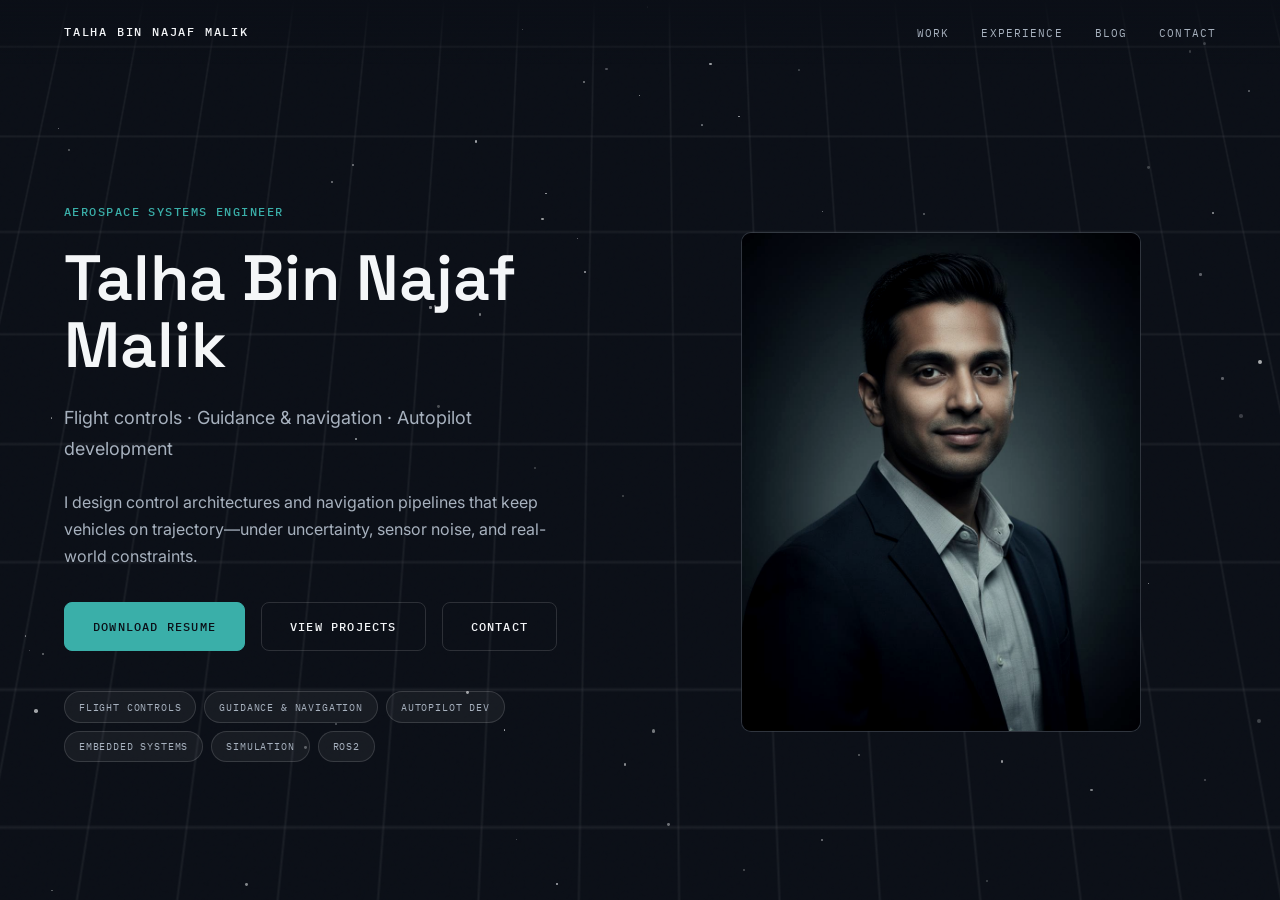
<file: index.html>
<!DOCTYPE html>
<html lang="en">
<head>
  <meta charset="UTF-8">
  <meta name="viewport" content="width=device-width, initial-scale=1.0">
  <meta name="description" content="Talha Bin Najaf Malik - Aerospace Systems Engineer specializing in flight controls, guidance & navigation, and autopilot development.">
  <title>Talha Bin Najaf Malik | Aerospace Systems Engineer</title>
  
  <!-- Fonts -->
  <link rel="preconnect" href="https://fonts.googleapis.com">
  <link rel="preconnect" href="https://fonts.gstatic.com" crossorigin>
  <link href="https://fonts.googleapis.com/css2?family=IBM+Plex+Mono:wght@400;500&family=Inter:wght@400;500;600&family=Space+Grotesk:wght@500;600;700&display=swap" rel="stylesheet">
  
  <!-- Styles -->
  <link rel="stylesheet" href="css/styles.css">
</head>
<body>
  <!-- Background Elements -->
  <div class="bg-grid"></div>
  <div class="starfield"></div>
  <div class="noise-overlay"></div>
  
  <!-- Navigation -->
  <nav class="navbar">
    <a href="index.html" class="logo">TALHA BIN NAJAF MALIK</a>
    <ul class="nav-links">
      <li><a href="projects.html">Work</a></li>
      <li><a href="experience.html">Experience</a></li>
      <li><a href="blog.html">Blog</a></li>
      <li><a href="contact.html">Contact</a></li>
    </ul>
    <div class="menu-toggle" aria-label="Toggle menu">
      <span></span>
      <span></span>
      <span></span>
    </div>
  </nav>
  
  <!-- Main Content -->
  <main class="container">
    <section class="section">
      <div class="hero">
        <div class="hero-content">
          <span class="mono hero-eyebrow">Aerospace Systems Engineer</span>
          <h1 class="hero-title">Talha Bin Najaf Malik</h1>
          <p class="hero-subtitle">Flight controls · Guidance & navigation · Autopilot development</p>
          <p style="color: var(--text-secondary); max-width: 90%;">I design control architectures and navigation pipelines that keep vehicles on trajectory—under uncertainty, sensor noise, and real-world constraints.</p>
          
          <div class="hero-actions">
            <a href="assets/Talha_Malik_Resume.pdf" class="btn btn-primary" download>Download Resume</a>
            <a href="projects.html" class="btn btn-secondary">View Projects</a>
            <a href="contact.html" class="btn btn-secondary">Contact</a>
          </div>
          
          <div class="hero-skills">
            <span class="chip">Flight Controls</span>
            <span class="chip">Guidance & Navigation</span>
            <span class="chip">Autopilot Dev</span>
            <span class="chip">Embedded Systems</span>
            <span class="chip">Simulation</span>
            <span class="chip">ROS2</span>
          </div>
        </div>
        
        <div class="hero-image">
          <div class="card">
            <img src="assets/profile.jpg" alt="Talha Bin Najaf Malik" onerror="this.src='assets/profile-placeholder.jpg'">
          </div>
        </div>
      </div>
    </section>
  </main>
  
  <!-- Scripts -->
  <script src="js/main.js"></script>
</body>
</html>
</file>
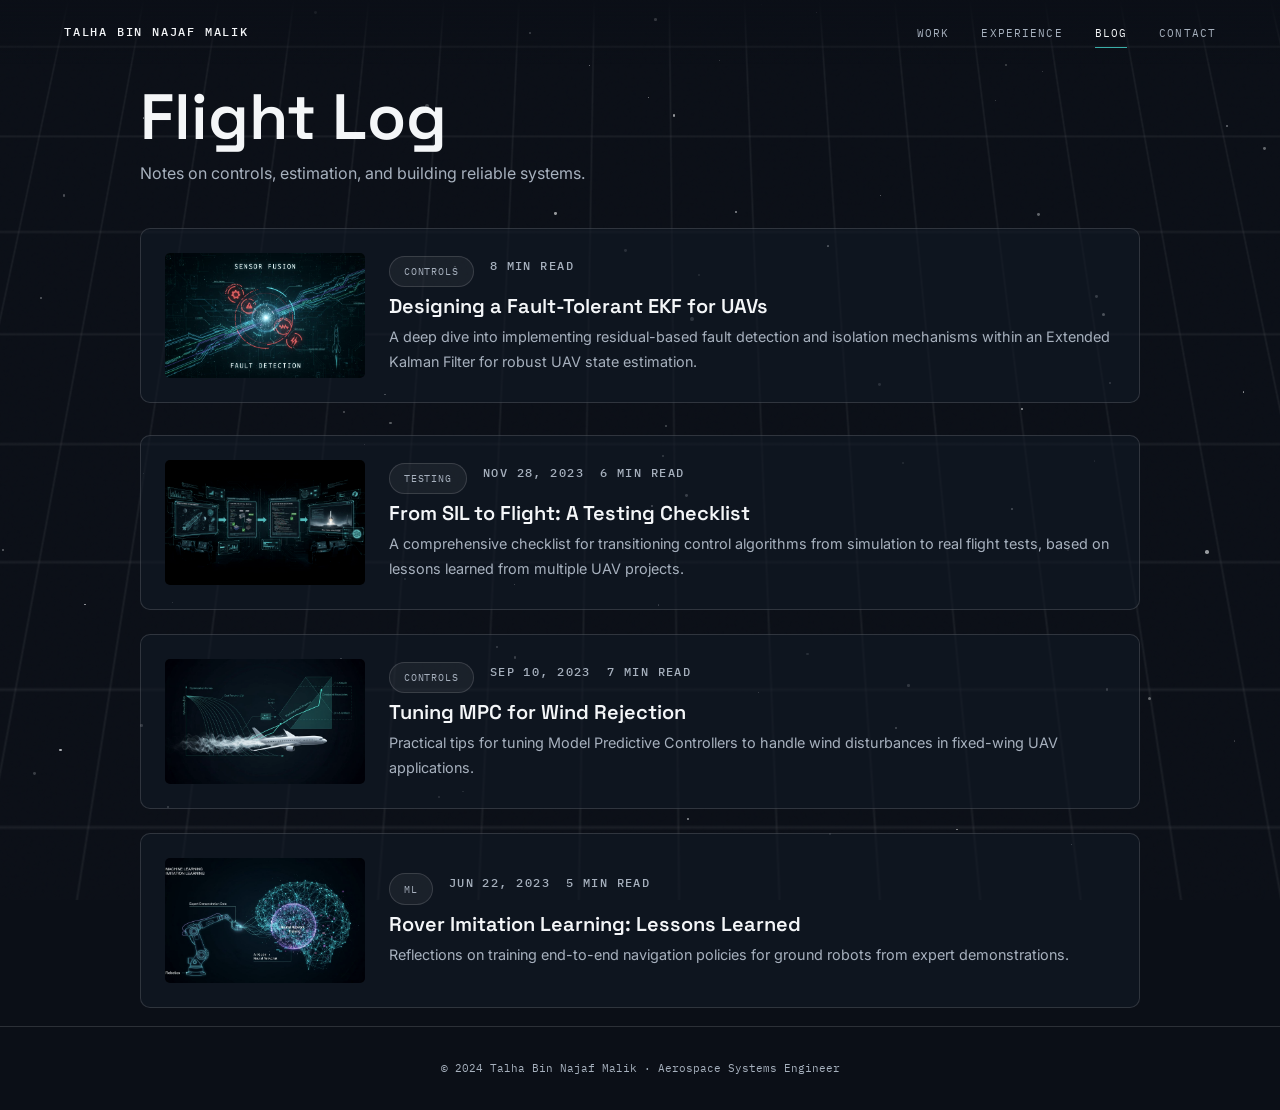
<file: blog.html>
<!DOCTYPE html>
<html lang="en">
<head>
  <meta charset="UTF-8">
  <meta name="viewport" content="width=device-width, initial-scale=1.0">
  <meta name="description" content="Blog by Talha Bin Najaf Malik - Thoughts on controls, estimation, and building reliable systems.">
  <title>Blog | Talha Bin Najaf Malik</title>
  
  <!-- Fonts -->
  <link rel="preconnect" href="https://fonts.googleapis.com">
  <link rel="preconnect" href="https://fonts.gstatic.com" crossorigin>
  <link href="https://fonts.googleapis.com/css2?family=IBM+Plex+Mono:wght@400;500&family=Inter:wght@400;500;600&family=Space+Grotesk:wght@500;600;700&display=swap" rel="stylesheet">
  
  <!-- Styles -->
  <link rel="stylesheet" href="css/styles.css">
</head>
<body>
  <!-- Background Elements -->
  <div class="bg-grid"></div>
  <div class="starfield"></div>
  <div class="noise-overlay"></div>
  
  <!-- Navigation -->
  <nav class="navbar">
    <a href="index.html" class="logo">TALHA BIN NAJAF MALIK</a>
    <ul class="nav-links">
      <li><a href="projects.html">Work</a></li>
      <li><a href="experience.html">Experience</a></li>
      <li><a href="blog.html" class="active">Blog</a></li>
      <li><a href="contact.html">Contact</a></li>
    </ul>
    <div class="menu-toggle" aria-label="Toggle menu">
      <span></span>
      <span></span>
      <span></span>
    </div>
  </nav>
  
  <!-- Main Content -->
  <main class="container">
    <section class="section" style="flex-direction: column; align-items: stretch;">
      <div class="blog-container">
        <div class="blog-header">
          <h1>Flight Log</h1>
          <p style="color: var(--text-secondary); margin-top: 0.5rem;">Notes on controls, estimation, and building reliable systems.</p>
        </div>
        
        <div id="featured-post" class="featured-post" style="margin-bottom: 2rem;">
          <!-- Featured post will be loaded dynamically -->
        </div>
        
        <div id="blog-list" class="blog-list">
          <!-- Blog posts will be loaded dynamically -->
          <div style="text-align: center; padding: 3rem;">
            <p style="color: var(--text-secondary);">Loading posts...</p>
          </div>
        </div>
      </div>
    </section>
  </main>
  
  <!-- Footer -->
  <footer class="footer">
    <p>© 2024 Talha Bin Najaf Malik · Aerospace Systems Engineer</p>
  </footer>
  
  <!-- Scripts -->
  <script src="js/main.js"></script>
  <script src="js/blog.js"></script>
</body>
</html>
</file>
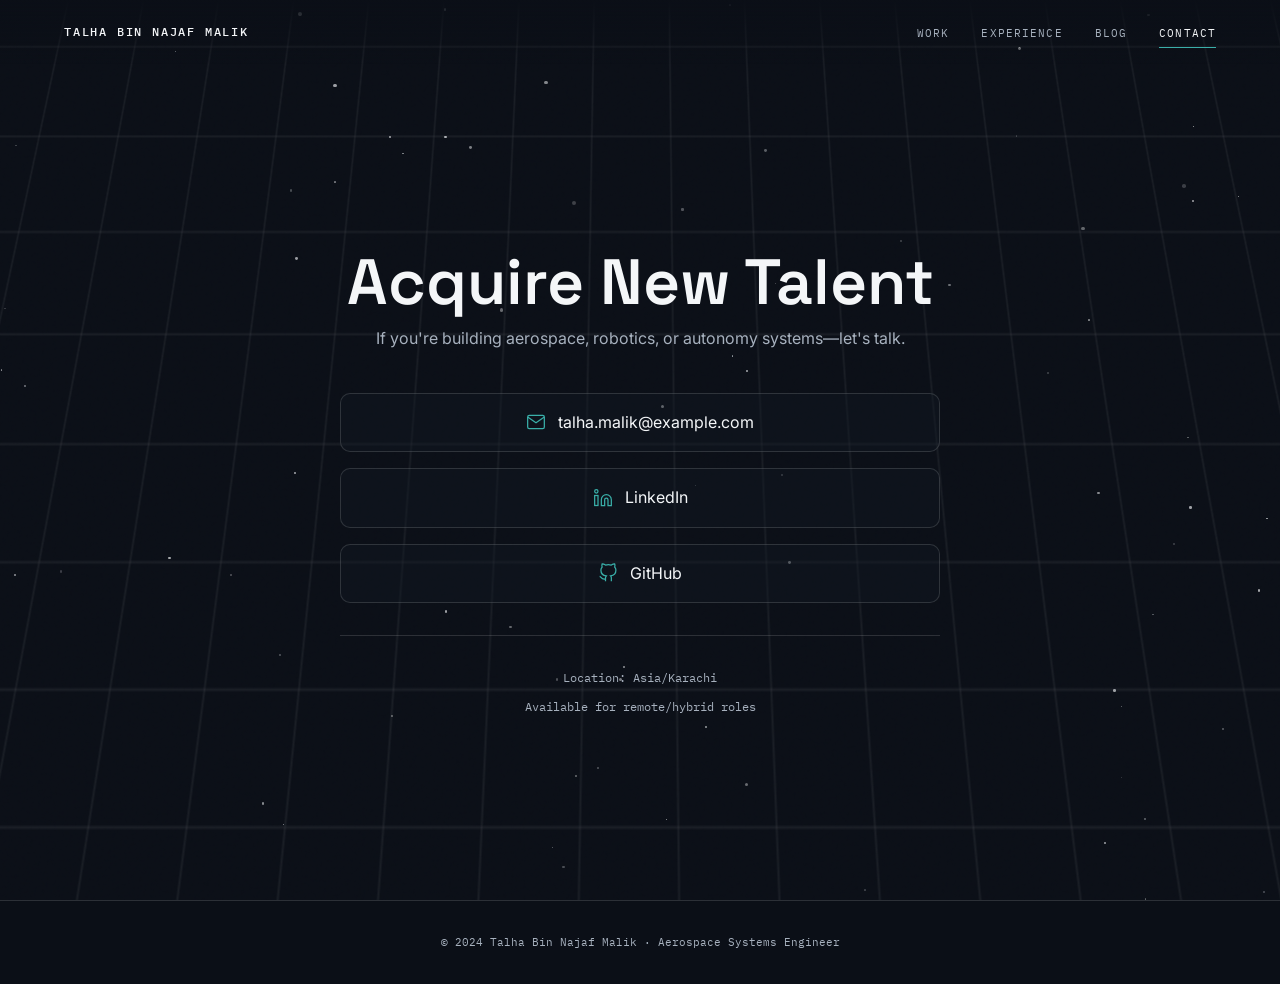
<file: contact.html>
<!DOCTYPE html>
<html lang="en">
<head>
  <meta charset="UTF-8">
  <meta name="viewport" content="width=device-width, initial-scale=1.0">
  <meta name="description" content="Contact Talha Bin Najaf Malik - Aerospace Systems Engineer.">
  <title>Contact | Talha Bin Najaf Malik</title>
  
  <!-- Fonts -->
  <link rel="preconnect" href="https://fonts.googleapis.com">
  <link rel="preconnect" href="https://fonts.gstatic.com" crossorigin>
  <link href="https://fonts.googleapis.com/css2?family=IBM+Plex+Mono:wght@400;500&family=Inter:wght@400;500;600&family=Space+Grotesk:wght@500;600;700&display=swap" rel="stylesheet">
  
  <!-- Styles -->
  <link rel="stylesheet" href="css/styles.css">
</head>
<body>
  <!-- Background Elements -->
  <div class="bg-grid"></div>
  <div class="starfield"></div>
  <div class="noise-overlay"></div>
  
  <!-- Navigation -->
  <nav class="navbar">
    <a href="index.html" class="logo">TALHA BIN NAJAF MALIK</a>
    <ul class="nav-links">
      <li><a href="projects.html">Work</a></li>
      <li><a href="experience.html">Experience</a></li>
      <li><a href="blog.html">Blog</a></li>
      <li><a href="contact.html" class="active">Contact</a></li>
    </ul>
    <div class="menu-toggle" aria-label="Toggle menu">
      <span></span>
      <span></span>
      <span></span>
    </div>
  </nav>
  
  <!-- Main Content -->
  <main class="container">
    <section class="section">
      <div class="contact-container">
        <div class="contact-header">
          <h1>Acquire New Talent</h1>
          <p style="color: var(--text-secondary); margin-top: 0.5rem;">If you're building aerospace, robotics, or autonomy systems—let's talk.</p>
        </div>
        
        <div class="contact-links">
          <a href="mailto:talha.malik@example.com" class="contact-link">
            <svg viewBox="0 0 24 24" fill="none" stroke="currentColor" stroke-width="1.5">
              <path d="M4 4h16c1.1 0 2 .9 2 2v12c0 1.1-.9 2-2 2H4c-1.1 0-2-.9-2-2V6c0-1.1.9-2 2-2z"/>
              <polyline points="22,6 12,13 2,6"/>
            </svg>
            talha.malik@example.com
          </a>
          
          <a href="https://linkedin.com/in/talhamalik" target="_blank" rel="noopener" class="contact-link">
            <svg viewBox="0 0 24 24" fill="none" stroke="currentColor" stroke-width="1.5">
              <path d="M16 8a6 6 0 0 1 6 6v7h-4v-7a2 2 0 0 0-2-2 2 2 0 0 0-2 2v7h-4v-7a6 6 0 0 1 6-6z"/>
              <rect x="2" y="9" width="4" height="12"/>
              <circle cx="4" cy="4" r="2"/>
            </svg>
            LinkedIn
          </a>
          
          <a href="https://github.com/talhamalik" target="_blank" rel="noopener" class="contact-link">
            <svg viewBox="0 0 24 24" fill="none" stroke="currentColor" stroke-width="1.5">
              <path d="M9 19c-5 1.5-5-2.5-7-3m14 6v-3.87a3.37 3.37 0 0 0-.94-2.61c3.14-.35 6.44-1.54 6.44-7A5.44 5.44 0 0 0 20 4.77 5.07 5.07 0 0 0 19.91 1S18.73.65 16 2.48a13.38 13.38 0 0 0-7 0C6.27.65 5.09 1 5.09 1A5.07 5.07 0 0 0 5 4.77a5.44 5.44 0 0 0-1.5 3.78c0 5.42 3.3 6.61 6.44 7A3.37 3.37 0 0 0 9 18.13V22"/>
            </svg>
            GitHub
          </a>
        </div>
        
        <div class="contact-meta">
          <p>Location: Asia/Karachi</p>
          <p style="margin-top: 0.5rem;">Available for remote/hybrid roles</p>
        </div>
      </div>
    </section>
  </main>
  
  <!-- Footer -->
  <footer class="footer">
    <p>© 2024 Talha Bin Najaf Malik · Aerospace Systems Engineer</p>
  </footer>
  
  <!-- Scripts -->
  <script src="js/main.js"></script>
</body>
</html>
</file>
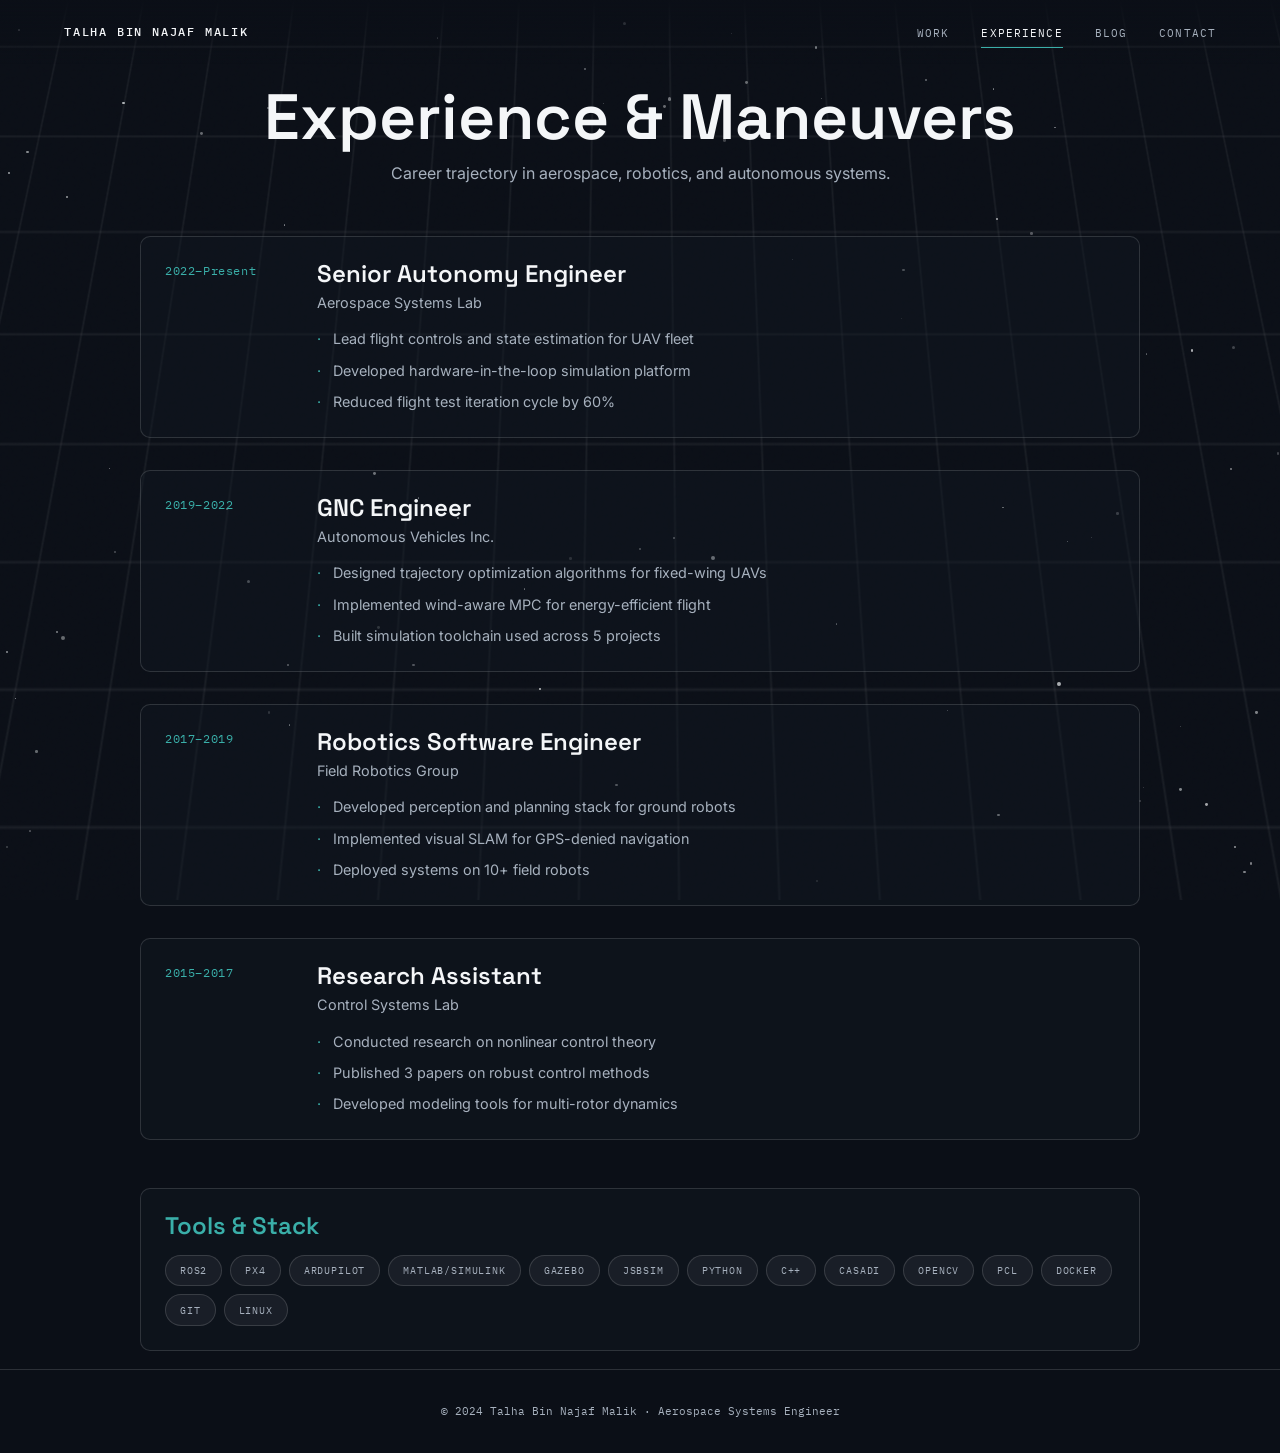
<file: experience.html>
<!DOCTYPE html>
<html lang="en">
<head>
  <meta charset="UTF-8">
  <meta name="viewport" content="width=device-width, initial-scale=1.0">
  <meta name="description" content="Experience and career timeline of Talha Bin Najaf Malik - Aerospace Systems Engineer.">
  <title>Experience | Talha Bin Najaf Malik</title>
  
  <!-- Fonts -->
  <link rel="preconnect" href="https://fonts.googleapis.com">
  <link rel="preconnect" href="https://fonts.gstatic.com" crossorigin>
  <link href="https://fonts.googleapis.com/css2?family=IBM+Plex+Mono:wght@400;500&family=Inter:wght@400;500;600&family=Space+Grotesk:wght@500;600;700&display=swap" rel="stylesheet">
  
  <!-- Styles -->
  <link rel="stylesheet" href="css/styles.css">
</head>
<body>
  <!-- Background Elements -->
  <div class="bg-grid"></div>
  <div class="starfield"></div>
  <div class="noise-overlay"></div>
  
  <!-- Navigation -->
  <nav class="navbar">
    <a href="index.html" class="logo">TALHA BIN NAJAF MALIK</a>
    <ul class="nav-links">
      <li><a href="projects.html">Work</a></li>
      <li><a href="experience.html" class="active">Experience</a></li>
      <li><a href="blog.html">Blog</a></li>
      <li><a href="contact.html">Contact</a></li>
    </ul>
    <div class="menu-toggle" aria-label="Toggle menu">
      <span></span>
      <span></span>
      <span></span>
    </div>
  </nav>
  
  <!-- Main Content -->
  <main class="container">
    <section class="section" style="flex-direction: column; align-items: stretch;">
      <div class="experience-container">
        <div class="experience-header">
          <h1>Experience & Maneuvers</h1>
          <p style="color: var(--text-secondary); margin-top: 0.5rem;">Career trajectory in aerospace, robotics, and autonomous systems.</p>
        </div>
        
        <div class="timeline">
          <div class="timeline-item">
            <div class="timeline-date">2022–Present</div>
            <div class="timeline-content">
              <h3>Senior Autonomy Engineer</h3>
              <p class="company">Aerospace Systems Lab</p>
              <ul>
                <li>Lead flight controls and state estimation for UAV fleet</li>
                <li>Developed hardware-in-the-loop simulation platform</li>
                <li>Reduced flight test iteration cycle by 60%</li>
              </ul>
            </div>
          </div>
          
          <div class="timeline-item">
            <div class="timeline-date">2019–2022</div>
            <div class="timeline-content">
              <h3>GNC Engineer</h3>
              <p class="company">Autonomous Vehicles Inc.</p>
              <ul>
                <li>Designed trajectory optimization algorithms for fixed-wing UAVs</li>
                <li>Implemented wind-aware MPC for energy-efficient flight</li>
                <li>Built simulation toolchain used across 5 projects</li>
              </ul>
            </div>
          </div>
          
          <div class="timeline-item">
            <div class="timeline-date">2017–2019</div>
            <div class="timeline-content">
              <h3>Robotics Software Engineer</h3>
              <p class="company">Field Robotics Group</p>
              <ul>
                <li>Developed perception and planning stack for ground robots</li>
                <li>Implemented visual SLAM for GPS-denied navigation</li>
                <li>Deployed systems on 10+ field robots</li>
              </ul>
            </div>
          </div>
          
          <div class="timeline-item">
            <div class="timeline-date">2015–2017</div>
            <div class="timeline-content">
              <h3>Research Assistant</h3>
              <p class="company">Control Systems Lab</p>
              <ul>
                <li>Conducted research on nonlinear control theory</li>
                <li>Published 3 papers on robust control methods</li>
                <li>Developed modeling tools for multi-rotor dynamics</li>
              </ul>
            </div>
          </div>
        </div>
        
        <div class="tools-panel">
          <h3>Tools & Stack</h3>
          <div class="tools-list">
            <span class="chip">ROS2</span>
            <span class="chip">PX4</span>
            <span class="chip">ArduPilot</span>
            <span class="chip">MATLAB/Simulink</span>
            <span class="chip">Gazebo</span>
            <span class="chip">JSBSim</span>
            <span class="chip">Python</span>
            <span class="chip">C++</span>
            <span class="chip">CasADi</span>
            <span class="chip">OpenCV</span>
            <span class="chip">PCL</span>
            <span class="chip">Docker</span>
            <span class="chip">Git</span>
            <span class="chip">Linux</span>
          </div>
        </div>
      </div>
    </section>
  </main>
  
  <!-- Footer -->
  <footer class="footer">
    <p>© 2024 Talha Bin Najaf Malik · Aerospace Systems Engineer</p>
  </footer>
  
  <!-- Scripts -->
  <script src="js/main.js"></script>
</body>
</html>
</file>
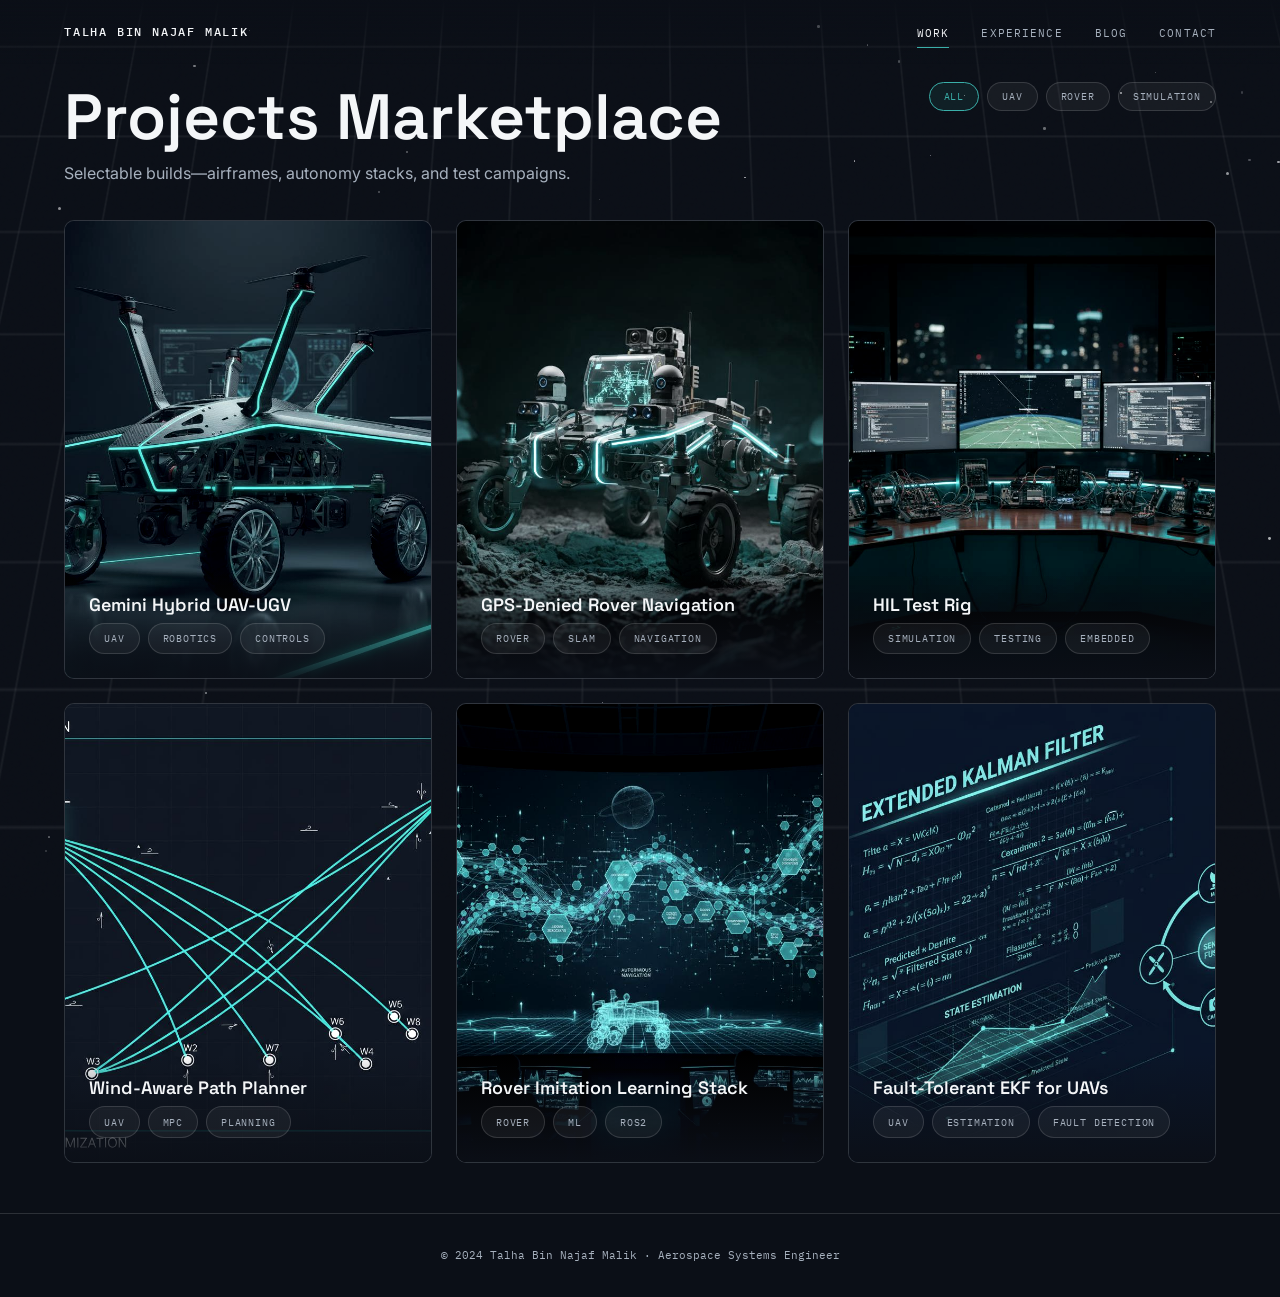
<file: projects.html>
<!DOCTYPE html>
<html lang="en">
<head>
  <meta charset="UTF-8">
  <meta name="viewport" content="width=device-width, initial-scale=1.0">
  <meta name="description" content="Projects by Talha Bin Najaf Malik - Aerospace Systems Engineer. UAVs, rovers, simulations, and autonomous systems.">
  <title>Projects | Talha Bin Najaf Malik</title>
  
  <!-- Fonts -->
  <link rel="preconnect" href="https://fonts.googleapis.com">
  <link rel="preconnect" href="https://fonts.gstatic.com" crossorigin>
  <link href="https://fonts.googleapis.com/css2?family=IBM+Plex+Mono:wght@400;500&family=Inter:wght@400;500;600&family=Space+Grotesk:wght@500;600;700&display=swap" rel="stylesheet">
  
  <!-- Styles -->
  <link rel="stylesheet" href="css/styles.css">
</head>
<body>
  <!-- Background Elements -->
  <div class="bg-grid"></div>
  <div class="starfield"></div>
  <div class="noise-overlay"></div>
  
  <!-- Navigation -->
  <nav class="navbar">
    <a href="index.html" class="logo">TALHA BIN NAJAF MALIK</a>
    <ul class="nav-links">
      <li><a href="projects.html" class="active">Work</a></li>
      <li><a href="experience.html">Experience</a></li>
      <li><a href="blog.html">Blog</a></li>
      <li><a href="contact.html">Contact</a></li>
    </ul>
    <div class="menu-toggle" aria-label="Toggle menu">
      <span></span>
      <span></span>
      <span></span>
    </div>
  </nav>
  
  <!-- Main Content -->
  <main class="container">
    <section class="section" style="flex-direction: column; align-items: stretch;">
      <div class="projects-header">
        <div>
          <h1>Projects Marketplace</h1>
          <p style="color: var(--text-secondary); margin-top: 0.5rem;">Selectable builds—airframes, autonomy stacks, and test campaigns.</p>
        </div>
        <div class="filter-pills">
          <button class="chip active" data-filter="all">All</button>
          <button class="chip" data-filter="UAV">UAV</button>
          <button class="chip" data-filter="Rover">Rover</button>
          <button class="chip" data-filter="Simulation">Simulation</button>
        </div>
      </div>
      
      <div id="projects-grid" class="projects-grid">
        <!-- Projects will be loaded dynamically -->
        <div class="empty-state" style="grid-column: 1/-1; text-align: center; padding: 3rem;">
          <p style="color: var(--text-secondary);">Loading projects...</p>
        </div>
      </div>
      
      <div id="pagination" class="pagination"></div>
    </section>
  </main>
  
  <!-- Footer -->
  <footer class="footer">
    <p>© 2024 Talha Bin Najaf Malik · Aerospace Systems Engineer</p>
  </footer>
  
  <!-- Scripts -->
  <script src="js/main.js"></script>
  <script src="js/projects.js"></script>
</body>
</html>
</file>
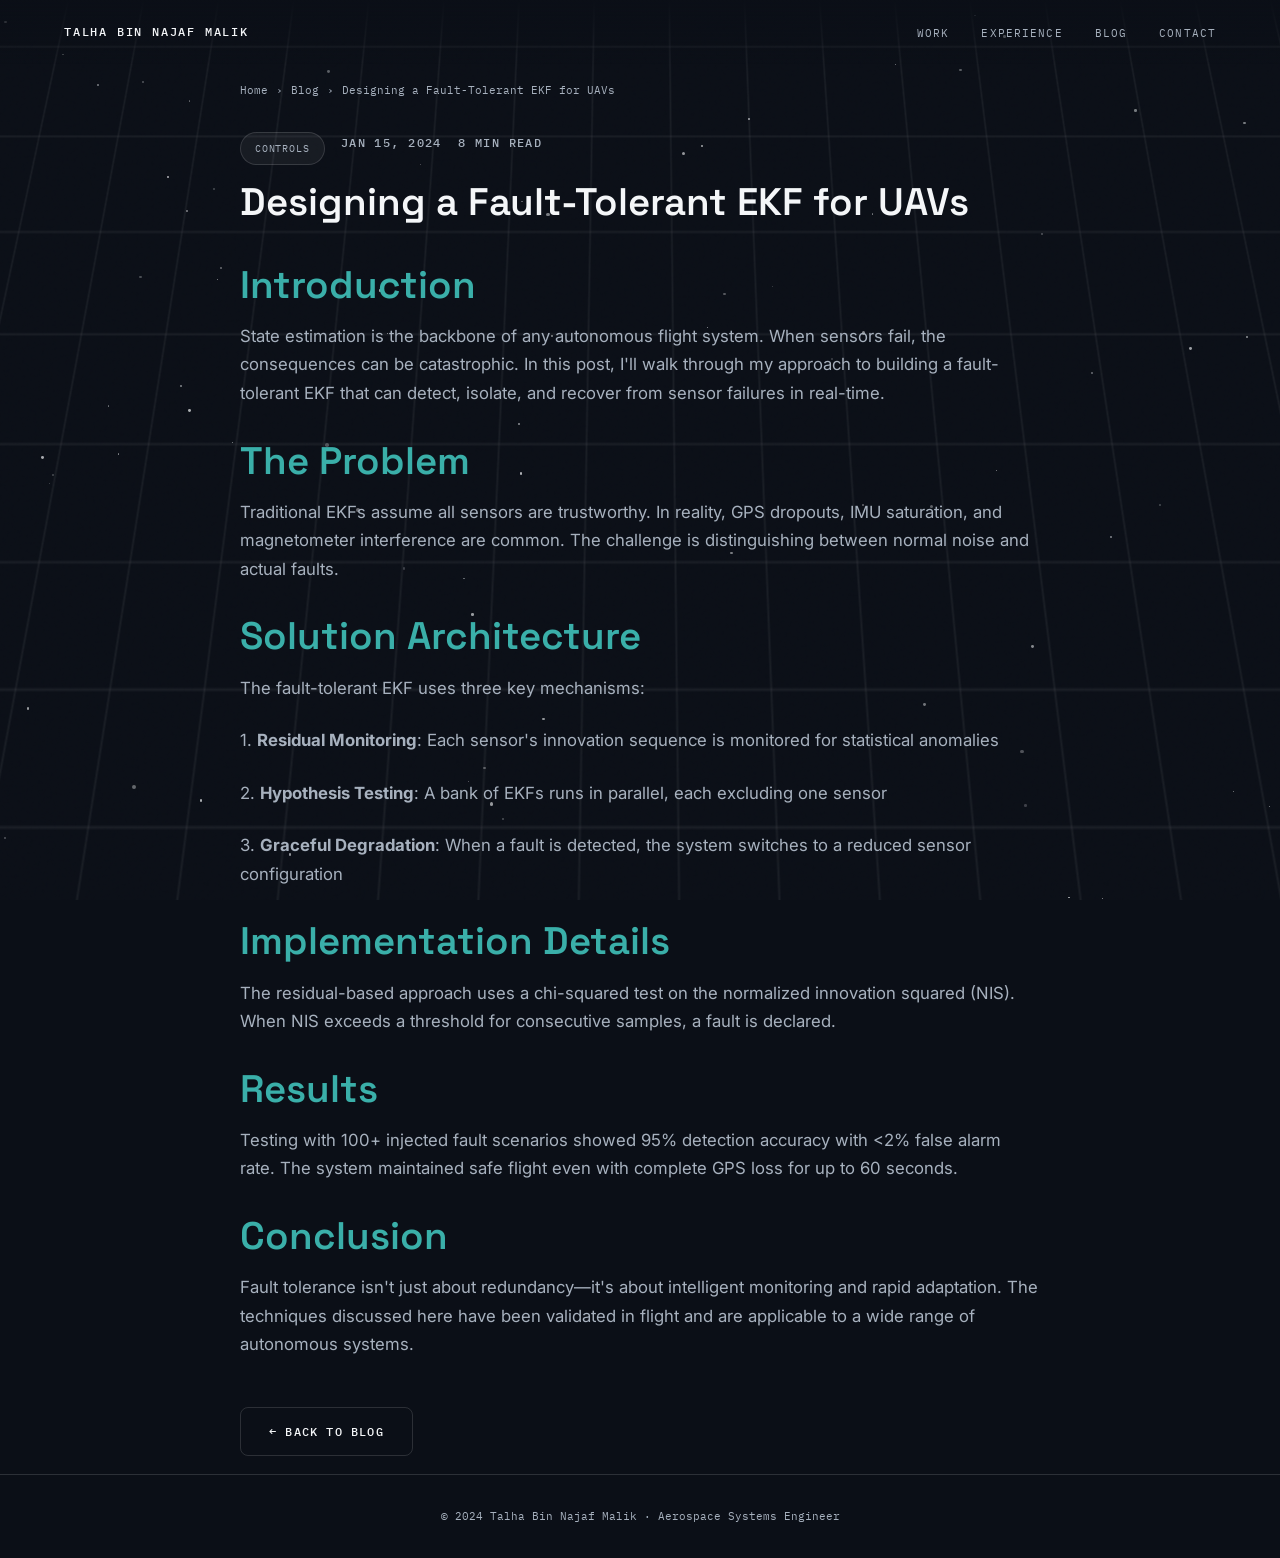
<file: blog/fault-tolerant-ekf-design.html>
<!DOCTYPE html>
<html lang="en">
<head>
  <meta charset="UTF-8">
  <meta name="viewport" content="width=device-width, initial-scale=1.0">
  <meta name="description" content="Designing a Fault-Tolerant EKF for UAVs - Blog post by Talha Bin Najaf Malik.">
  <title>Designing a Fault-Tolerant EKF for UAVs | Talha Bin Najaf Malik</title>
  
  <!-- Fonts -->
  <link rel="preconnect" href="https://fonts.googleapis.com">
  <link rel="preconnect" href="https://fonts.gstatic.com" crossorigin>
  <link href="https://fonts.googleapis.com/css2?family=IBM+Plex+Mono:wght@400;500&family=Inter:wght@400;500;600&family=Space+Grotesk:wght@500;600;700&display=swap" rel="stylesheet">
  
  <!-- Styles -->
  <link rel="stylesheet" href="../css/styles.css">
</head>
<body>
  <!-- Background Elements -->
  <div class="bg-grid"></div>
  <div class="starfield"></div>
  <div class="noise-overlay"></div>
  
  <!-- Navigation -->
  <nav class="navbar">
    <a href="../index.html" class="logo">TALHA BIN NAJAF MALIK</a>
    <ul class="nav-links">
      <li><a href="../projects.html">Work</a></li>
      <li><a href="../experience.html">Experience</a></li>
      <li><a href="../blog.html" class="active">Blog</a></li>
      <li><a href="../contact.html">Contact</a></li>
    </ul>
    <div class="menu-toggle" aria-label="Toggle menu">
      <span></span>
      <span></span>
      <span></span>
    </div>
  </nav>
  
  <!-- Main Content -->
  <main class="container">
    <section class="section" style="flex-direction: column; align-items: stretch;">
      <div id="blog-post" class="blog-post">
        <div style="text-align: center; padding: 4rem 2rem;">
          <p style="color: var(--text-secondary);">Loading post...</p>
        </div>
      </div>
    </section>
  </main>
  
  <!-- Footer -->
  <footer class="footer">
    <p>© 2024 Talha Bin Najaf Malik · Aerospace Systems Engineer</p>
  </footer>
  
  <!-- Scripts -->
  <script src="../js/main.js"></script>
  <script src="../js/blog.js"></script>
</body>
</html>
</file>
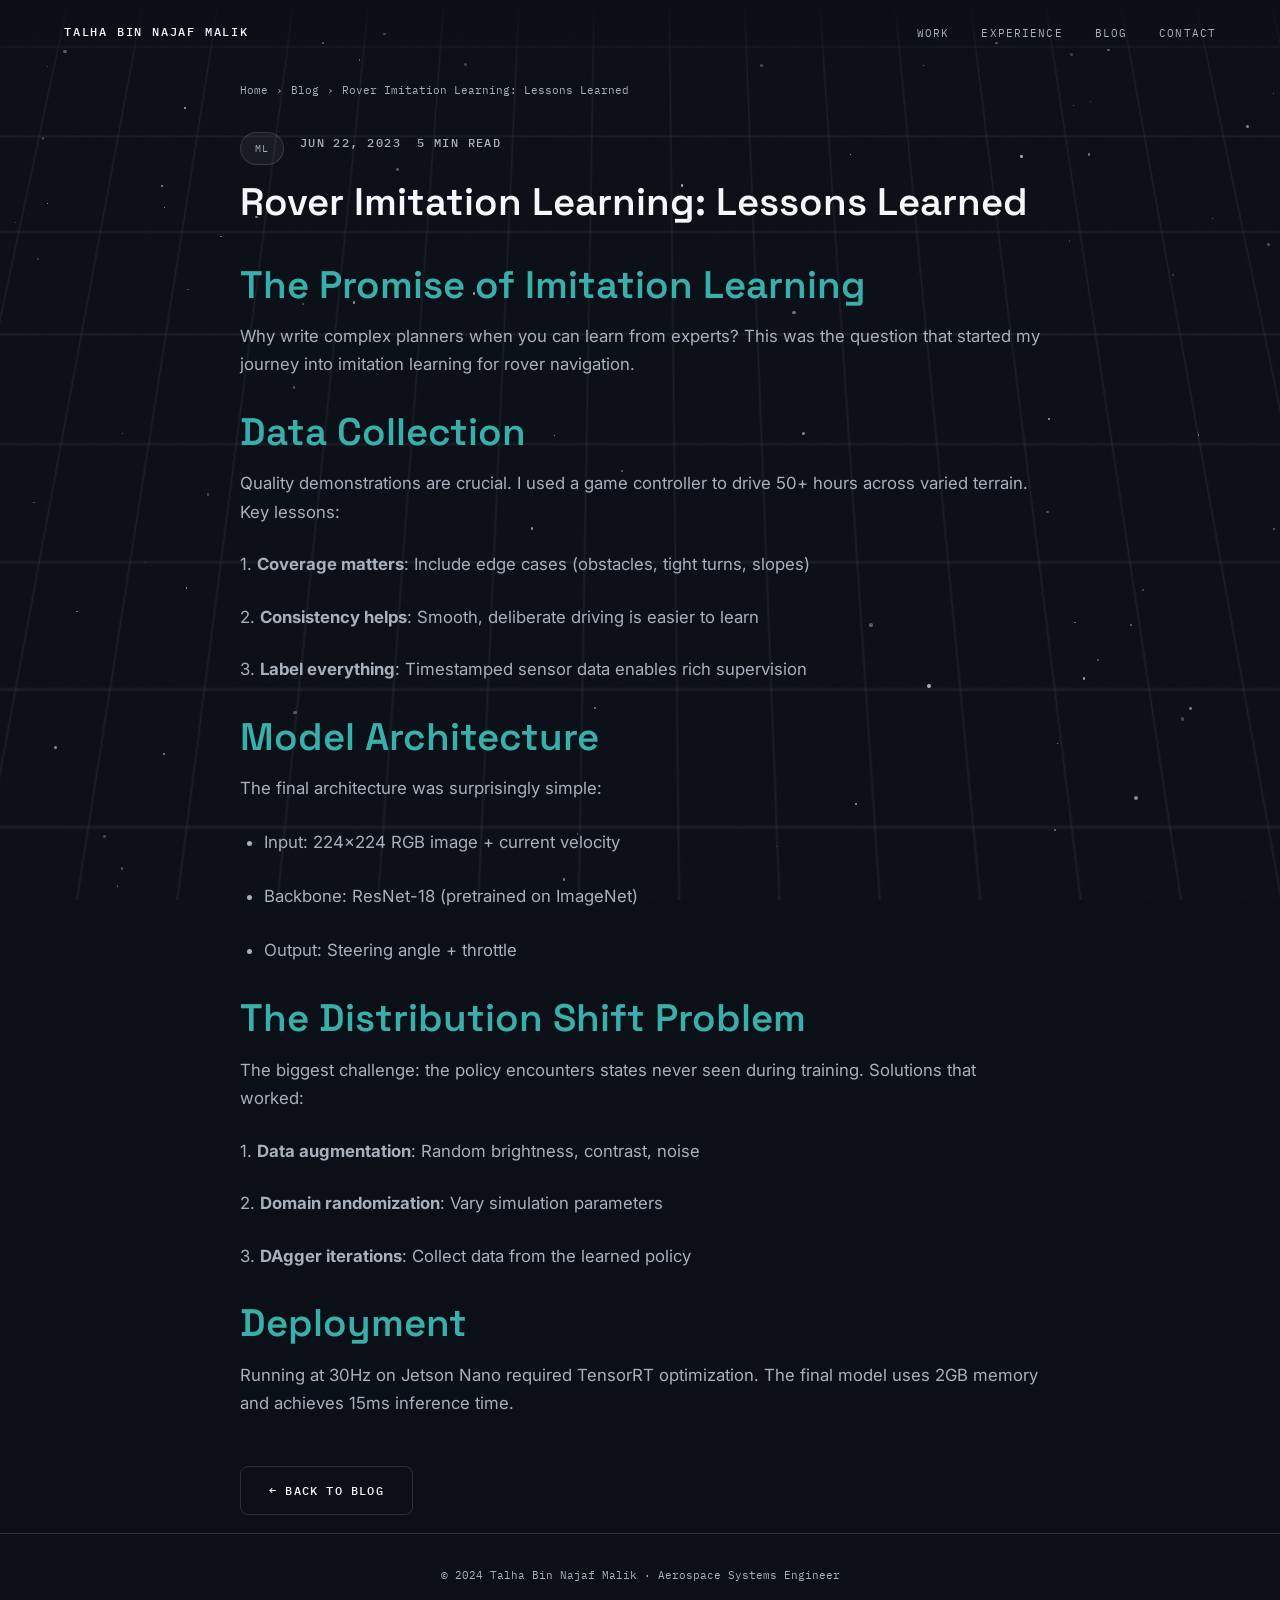
<file: blog/rover-imitation-learning.html>
<!DOCTYPE html>
<html lang="en">
<head>
  <meta charset="UTF-8">
  <meta name="viewport" content="width=device-width, initial-scale=1.0">
  <meta name="description" content="Rover Imitation Learning: Lessons Learned - Blog post by Talha Bin Najaf Malik.">
  <title>Rover Imitation Learning: Lessons Learned | Talha Bin Najaf Malik</title>
  
  <!-- Fonts -->
  <link rel="preconnect" href="https://fonts.googleapis.com">
  <link rel="preconnect" href="https://fonts.gstatic.com" crossorigin>
  <link href="https://fonts.googleapis.com/css2?family=IBM+Plex+Mono:wght@400;500&family=Inter:wght@400;500;600&family=Space+Grotesk:wght@500;600;700&display=swap" rel="stylesheet">
  
  <!-- Styles -->
  <link rel="stylesheet" href="../css/styles.css">
</head>
<body>
  <!-- Background Elements -->
  <div class="bg-grid"></div>
  <div class="starfield"></div>
  <div class="noise-overlay"></div>
  
  <!-- Navigation -->
  <nav class="navbar">
    <a href="../index.html" class="logo">TALHA BIN NAJAF MALIK</a>
    <ul class="nav-links">
      <li><a href="../projects.html">Work</a></li>
      <li><a href="../experience.html">Experience</a></li>
      <li><a href="../blog.html" class="active">Blog</a></li>
      <li><a href="../contact.html">Contact</a></li>
    </ul>
    <div class="menu-toggle" aria-label="Toggle menu">
      <span></span>
      <span></span>
      <span></span>
    </div>
  </nav>
  
  <!-- Main Content -->
  <main class="container">
    <section class="section" style="flex-direction: column; align-items: stretch;">
      <div id="blog-post" class="blog-post">
        <div style="text-align: center; padding: 4rem 2rem;">
          <p style="color: var(--text-secondary);">Loading post...</p>
        </div>
      </div>
    </section>
  </main>
  
  <!-- Footer -->
  <footer class="footer">
    <p>© 2024 Talha Bin Najaf Malik · Aerospace Systems Engineer</p>
  </footer>
  
  <!-- Scripts -->
  <script src="../js/main.js"></script>
  <script src="../js/blog.js"></script>
</body>
</html>
</file>
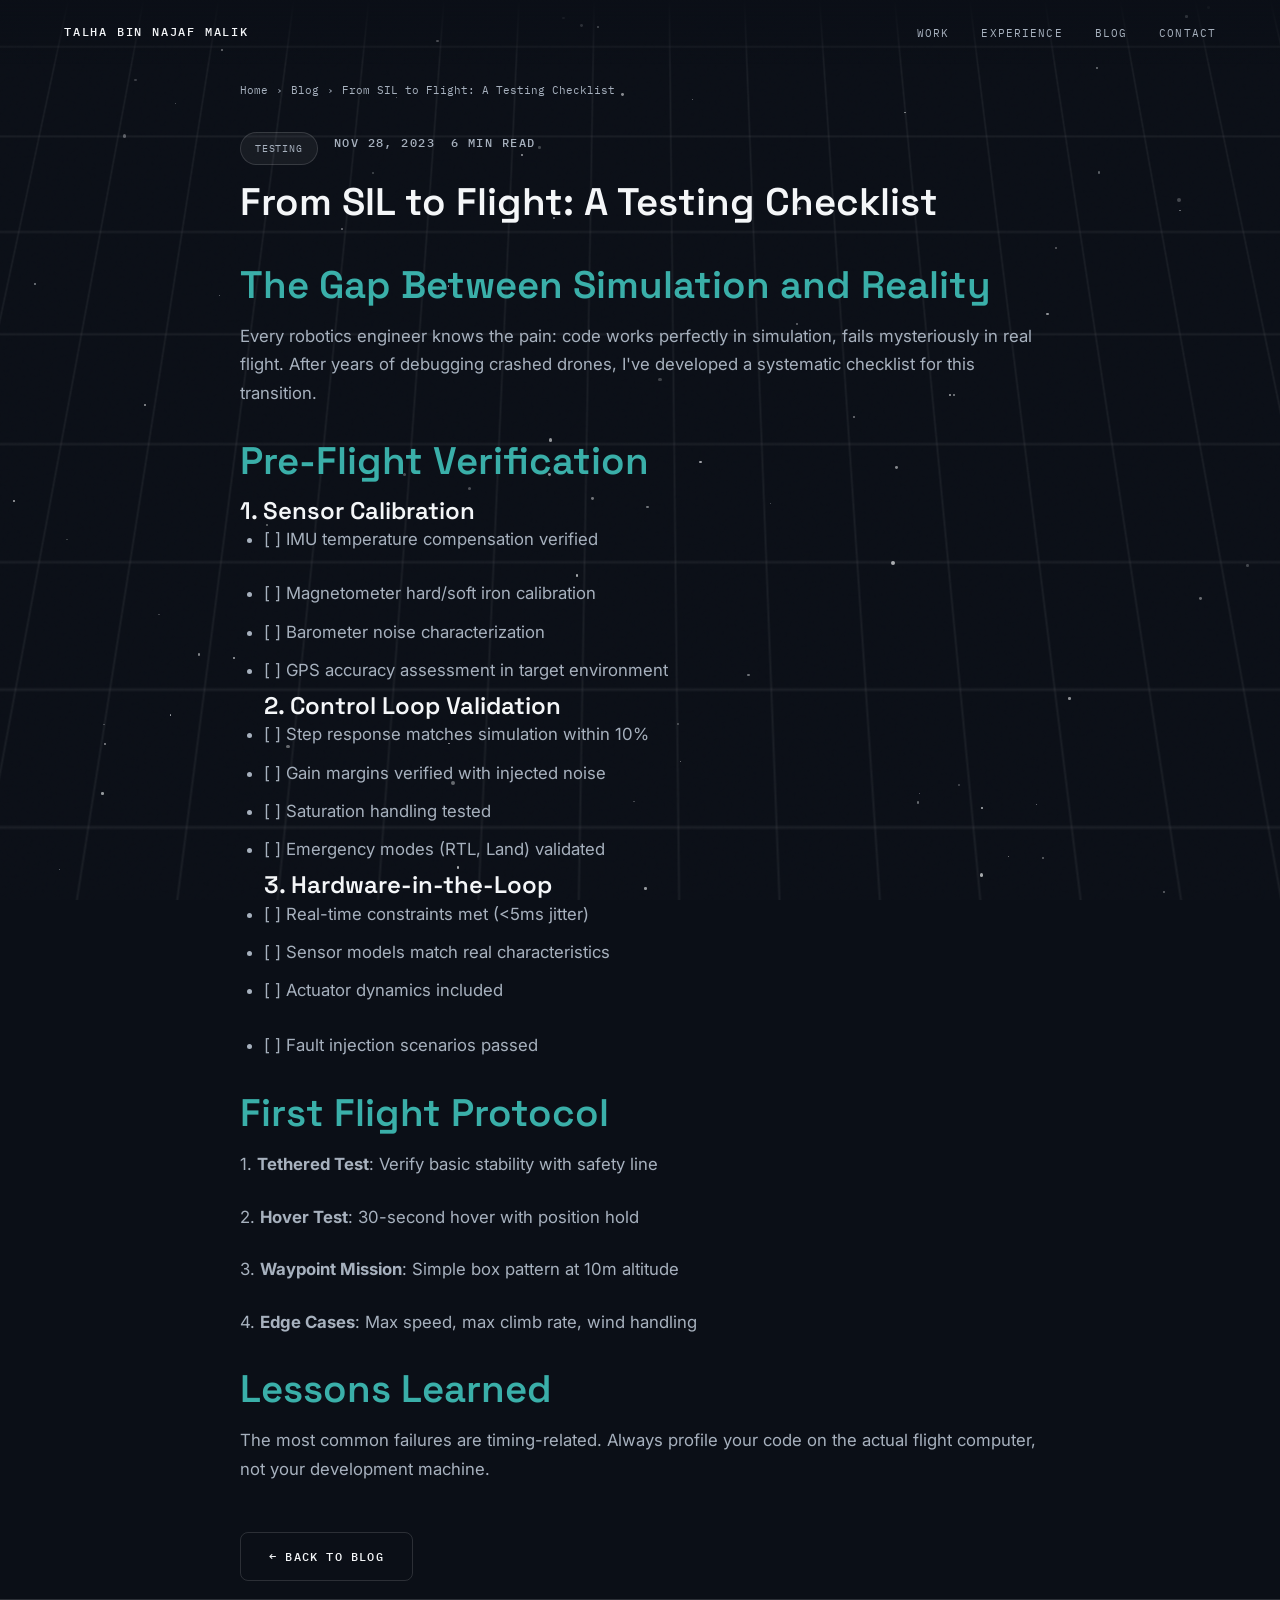
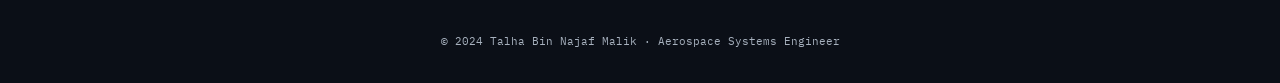
<file: blog/sil-to-flight-checklist.html>
<!DOCTYPE html>
<html lang="en">
<head>
  <meta charset="UTF-8">
  <meta name="viewport" content="width=device-width, initial-scale=1.0">
  <meta name="description" content="From SIL to Flight: A Testing Checklist - Blog post by Talha Bin Najaf Malik.">
  <title>From SIL to Flight: A Testing Checklist | Talha Bin Najaf Malik</title>
  
  <!-- Fonts -->
  <link rel="preconnect" href="https://fonts.googleapis.com">
  <link rel="preconnect" href="https://fonts.gstatic.com" crossorigin>
  <link href="https://fonts.googleapis.com/css2?family=IBM+Plex+Mono:wght@400;500&family=Inter:wght@400;500;600&family=Space+Grotesk:wght@500;600;700&display=swap" rel="stylesheet">
  
  <!-- Styles -->
  <link rel="stylesheet" href="../css/styles.css">
</head>
<body>
  <!-- Background Elements -->
  <div class="bg-grid"></div>
  <div class="starfield"></div>
  <div class="noise-overlay"></div>
  
  <!-- Navigation -->
  <nav class="navbar">
    <a href="../index.html" class="logo">TALHA BIN NAJAF MALIK</a>
    <ul class="nav-links">
      <li><a href="../projects.html">Work</a></li>
      <li><a href="../experience.html">Experience</a></li>
      <li><a href="../blog.html" class="active">Blog</a></li>
      <li><a href="../contact.html">Contact</a></li>
    </ul>
    <div class="menu-toggle" aria-label="Toggle menu">
      <span></span>
      <span></span>
      <span></span>
    </div>
  </nav>
  
  <!-- Main Content -->
  <main class="container">
    <section class="section" style="flex-direction: column; align-items: stretch;">
      <div id="blog-post" class="blog-post">
        <div style="text-align: center; padding: 4rem 2rem;">
          <p style="color: var(--text-secondary);">Loading post...</p>
        </div>
      </div>
    </section>
  </main>
  
  <!-- Footer -->
  <footer class="footer">
    <p>© 2024 Talha Bin Najaf Malik · Aerospace Systems Engineer</p>
  </footer>
  
  <!-- Scripts -->
  <script src="../js/main.js"></script>
  <script src="../js/blog.js"></script>
</body>
</html>
</file>
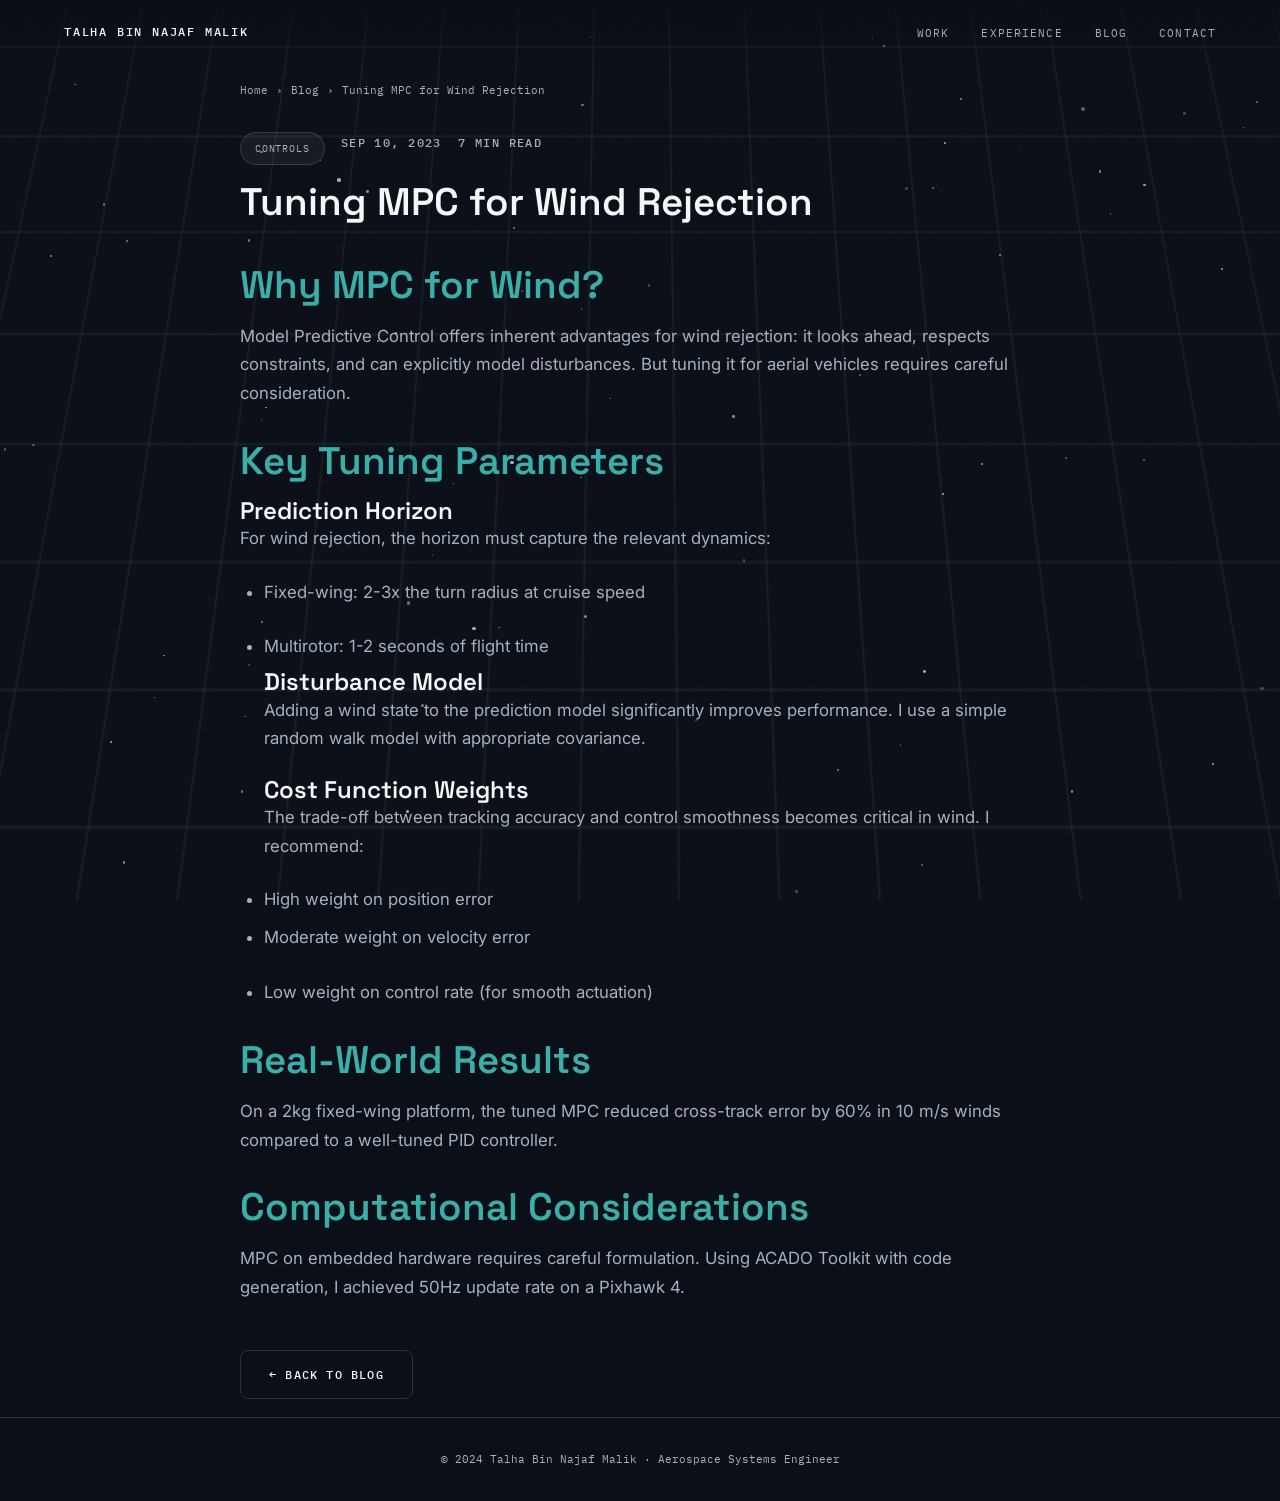
<file: blog/tuning-mpc-wind.html>
<!DOCTYPE html>
<html lang="en">
<head>
  <meta charset="UTF-8">
  <meta name="viewport" content="width=device-width, initial-scale=1.0">
  <meta name="description" content="Tuning MPC for Wind Rejection - Blog post by Talha Bin Najaf Malik.">
  <title>Tuning MPC for Wind Rejection | Talha Bin Najaf Malik</title>
  
  <!-- Fonts -->
  <link rel="preconnect" href="https://fonts.googleapis.com">
  <link rel="preconnect" href="https://fonts.gstatic.com" crossorigin>
  <link href="https://fonts.googleapis.com/css2?family=IBM+Plex+Mono:wght@400;500&family=Inter:wght@400;500;600&family=Space+Grotesk:wght@500;600;700&display=swap" rel="stylesheet">
  
  <!-- Styles -->
  <link rel="stylesheet" href="../css/styles.css">
</head>
<body>
  <!-- Background Elements -->
  <div class="bg-grid"></div>
  <div class="starfield"></div>
  <div class="noise-overlay"></div>
  
  <!-- Navigation -->
  <nav class="navbar">
    <a href="../index.html" class="logo">TALHA BIN NAJAF MALIK</a>
    <ul class="nav-links">
      <li><a href="../projects.html">Work</a></li>
      <li><a href="../experience.html">Experience</a></li>
      <li><a href="../blog.html" class="active">Blog</a></li>
      <li><a href="../contact.html">Contact</a></li>
    </ul>
    <div class="menu-toggle" aria-label="Toggle menu">
      <span></span>
      <span></span>
      <span></span>
    </div>
  </nav>
  
  <!-- Main Content -->
  <main class="container">
    <section class="section" style="flex-direction: column; align-items: stretch;">
      <div id="blog-post" class="blog-post">
        <div style="text-align: center; padding: 4rem 2rem;">
          <p style="color: var(--text-secondary);">Loading post...</p>
        </div>
      </div>
    </section>
  </main>
  
  <!-- Footer -->
  <footer class="footer">
    <p>© 2024 Talha Bin Najaf Malik · Aerospace Systems Engineer</p>
  </footer>
  
  <!-- Scripts -->
  <script src="../js/main.js"></script>
  <script src="../js/blog.js"></script>
</body>
</html>
</file>
<file: css/styles.css>
/* ============================================
   AEROSPACE PORTFOLIO - TALHA BIN NAJAF MALIK
   Theme: Mission Control / Aerospace
   ============================================ */

/* CSS Variables */
:root {
  --bg-primary: #0B0F17;
  --bg-secondary: #121A25;
  --accent: #3AAFA9;
  --text-primary: #F4F6F8;
  --text-secondary: #A7B1BE;
  --border-color: rgba(244, 246, 248, 0.14);
  --border-hover: rgba(58, 175, 169, 0.6);
  
  --font-heading: 'Space Grotesk', 'Sora', sans-serif;
  --font-body: 'Inter', system-ui, sans-serif;
  --font-mono: 'IBM Plex Mono', 'SF Mono', monospace;
  
  --radius-card: 10px;
  --radius-button: 8px;
  --radius-pill: 999px;
}

/* Reset & Base */
*, *::before, *::after {
  box-sizing: border-box;
  margin: 0;
  padding: 0;
}

html {
  scroll-behavior: smooth;
  font-size: 16px;
}

body {
  font-family: var(--font-body);
  background-color: var(--bg-primary);
  color: var(--text-primary);
  line-height: 1.6;
  min-height: 100vh;
  overflow-x: hidden;
}

/* Typography */
h1, h2, h3, h4, h5, h6 {
  font-family: var(--font-heading);
  font-weight: 600;
  line-height: 1.1;
  color: var(--text-primary);
}

h1 { font-size: clamp(2.5rem, 5vw, 4rem); }
h2 { font-size: clamp(1.75rem, 3vw, 2.5rem); }
h3 { font-size: clamp(1.25rem, 2vw, 1.5rem); }

p {
  color: var(--text-secondary);
  line-height: 1.7;
}

a {
  color: var(--accent);
  text-decoration: none;
  transition: all 0.2s ease;
}

a:hover {
  color: var(--text-primary);
}

.mono {
  font-family: var(--font-mono);
  font-size: 0.75rem;
  font-weight: 500;
  letter-spacing: 0.12em;
  text-transform: uppercase;
}

/* Background Grid & Starfield */
.bg-grid {
  position: fixed;
  top: 0;
  left: 0;
  width: 100%;
  height: 100%;
  pointer-events: none;
  z-index: 0;
  overflow: hidden;
}

.bg-grid::before {
  content: '';
  position: absolute;
  top: -50%;
  left: -50%;
  width: 200%;
  height: 200%;
  background-image: 
    repeating-linear-gradient(
      0deg,
      transparent,
      transparent 49px,
      var(--border-color) 49px,
      var(--border-color) 50px
    ),
    repeating-linear-gradient(
      90deg,
      transparent,
      transparent 49px,
      var(--border-color) 49px,
      var(--border-color) 50px
    );
  transform: perspective(900px) rotateX(22deg) scale(1.25);
  transform-origin: center top;
  opacity: 0.4;
}

.starfield {
  position: fixed;
  top: 0;
  left: 0;
  width: 100%;
  height: 100%;
  pointer-events: none;
  z-index: 1;
}

.star {
  position: absolute;
  background: var(--text-primary);
  border-radius: 50%;
  opacity: 0.4;
}

/* Noise Overlay */
.noise-overlay {
  position: fixed;
  top: 0;
  left: 0;
  width: 100%;
  height: 100%;
  pointer-events: none;
  z-index: 2;
  opacity: 0.04;
  mix-blend-mode: overlay;
  background-image: url("data:image/svg+xml,%3Csvg viewBox='0 0 256 256' xmlns='http://www.w3.org/2000/svg'%3E%3Cfilter id='noise'%3E%3CfeTurbulence type='fractalNoise' baseFrequency='0.9' numOctaves='4' stitchTiles='stitch'/%3E%3C/filter%3E%3Crect width='100%25' height='100%25' filter='url(%23noise)'/%3E%3C/svg%3E");
}

/* Navigation */
.navbar {
  position: fixed;
  top: 0;
  left: 0;
  right: 0;
  height: 64px;
  display: flex;
  align-items: center;
  justify-content: space-between;
  padding: 0 5vw;
  z-index: 100;
  background: linear-gradient(to bottom, var(--bg-primary) 0%, transparent 100%);
}

.logo {
  font-family: var(--font-mono);
  font-size: 0.75rem;
  font-weight: 500;
  letter-spacing: 0.15em;
  color: var(--text-primary);
}

.nav-links {
  display: flex;
  gap: 2rem;
  list-style: none;
}

.nav-links a {
  font-family: var(--font-mono);
  font-size: 0.7rem;
  letter-spacing: 0.1em;
  text-transform: uppercase;
  color: var(--text-secondary);
  padding: 0.5rem 0;
  position: relative;
}

.nav-links a::after {
  content: '';
  position: absolute;
  bottom: 0;
  left: 0;
  width: 0;
  height: 1px;
  background: var(--accent);
  transition: width 0.3s ease;
}

.nav-links a:hover,
.nav-links a.active {
  color: var(--text-primary);
}

.nav-links a:hover::after,
.nav-links a.active::after {
  width: 100%;
}

/* Mobile Menu Toggle */
.menu-toggle {
  display: none;
  flex-direction: column;
  gap: 5px;
  cursor: pointer;
  padding: 8px;
}

.menu-toggle span {
  width: 24px;
  height: 1.5px;
  background: var(--text-primary);
  transition: all 0.3s ease;
}

/* Layout Utilities */
.container {
  position: relative;
  z-index: 10;
  min-height: 100vh;
  display: flex;
  flex-direction: column;
  padding-top: 64px;
}

.section {
  position: relative;
  width: 100%;
  min-height: calc(100vh - 64px);
  display: flex;
  align-items: center;
  padding: 2vh 5vw;
}

/* Cards */
.card {
  background: rgba(18, 26, 37, 0.6);
  border: 1px solid var(--border-color);
  border-radius: var(--radius-card);
  overflow: hidden;
  transition: all 0.3s ease;
}

.card:hover {
  border-color: var(--border-hover);
  transform: translateY(-4px);
}

.card-image {
  width: 100%;
  aspect-ratio: 4/5;
  object-fit: cover;
  filter: grayscale(30%) contrast(1.1);
}

.card-content {
  padding: 1.25rem;
}

/* Buttons */
.btn {
  display: inline-flex;
  align-items: center;
  justify-content: center;
  gap: 0.5rem;
  padding: 0.875rem 1.75rem;
  font-family: var(--font-mono);
  font-size: 0.75rem;
  font-weight: 500;
  letter-spacing: 0.1em;
  text-transform: uppercase;
  border-radius: var(--radius-button);
  cursor: pointer;
  transition: all 0.25s ease;
  border: 1px solid transparent;
}

.btn-primary {
  background: var(--accent);
  color: var(--bg-primary);
  border-color: var(--accent);
}

.btn-primary:hover {
  background: transparent;
  color: var(--accent);
}

.btn-secondary {
  background: transparent;
  color: var(--text-primary);
  border-color: var(--border-color);
}

.btn-secondary:hover {
  border-color: var(--accent);
  color: var(--accent);
}

/* Chips/Tags */
.chip {
  display: inline-flex;
  align-items: center;
  padding: 0.4rem 0.875rem;
  font-family: var(--font-mono);
  font-size: 0.65rem;
  letter-spacing: 0.08em;
  text-transform: uppercase;
  color: var(--text-secondary);
  background: rgba(244, 246, 248, 0.05);
  border: 1px solid var(--border-color);
  border-radius: var(--radius-pill);
}

.chip.active {
  color: var(--accent);
  border-color: var(--accent);
  background: rgba(58, 175, 169, 0.1);
}

/* Home Page Layout */
.hero {
  display: grid;
  grid-template-columns: 1fr 1fr;
  gap: 4vw;
  align-items: center;
  max-width: 1400px;
  margin: 0 auto;
  width: 100%;
}

.hero-content {
  display: flex;
  flex-direction: column;
  gap: 1.5rem;
}

.hero-eyebrow {
  color: var(--accent);
}

.hero-title {
  font-size: clamp(2.5rem, 5vw, 4rem);
  line-height: 1.05;
}

.hero-subtitle {
  font-size: 1.125rem;
  color: var(--text-secondary);
  max-width: 90%;
}

.hero-actions {
  display: flex;
  gap: 1rem;
  margin-top: 0.5rem;
}

.hero-skills {
  display: flex;
  flex-wrap: wrap;
  gap: 0.5rem;
  margin-top: 1rem;
}

.hero-image {
  display: flex;
  justify-content: center;
  align-items: center;
}

.hero-image .card {
  width: 100%;
  max-width: 400px;
  aspect-ratio: 4/5;
}

.hero-image img {
  width: 100%;
  height: 100%;
  object-fit: cover;
  filter: grayscale(30%) contrast(1.1);
}

/* Projects Marketplace */
.projects-header {
  display: flex;
  justify-content: space-between;
  align-items: flex-start;
  margin-bottom: 2rem;
  flex-wrap: wrap;
  gap: 1rem;
}

.filter-pills {
  display: flex;
  gap: 0.5rem;
  flex-wrap: wrap;
}

.projects-grid {
  display: grid;
  grid-template-columns: repeat(auto-fill, minmax(280px, 1fr));
  gap: 1.5rem;
  width: 100%;
}

.project-card {
  cursor: pointer;
  position: relative;
}

.project-card .card-image-wrapper {
  position: relative;
  overflow: hidden;
  aspect-ratio: 4/5;
}

.project-card img {
  width: 100%;
  height: 100%;
  object-fit: cover;
  filter: grayscale(30%) contrast(1.1);
  transition: transform 0.4s ease;
}

.project-card:hover img {
  transform: scale(1.04);
}

.project-card-overlay {
  position: absolute;
  bottom: 0;
  left: 0;
  right: 0;
  padding: 1.5rem;
  background: linear-gradient(to top, rgba(11, 15, 23, 0.95) 0%, transparent 100%);
}

.project-card-title {
  font-size: 1.125rem;
  margin-bottom: 0.5rem;
}

.project-card-tags {
  display: flex;
  gap: 0.5rem;
  flex-wrap: wrap;
}

/* Pagination */
.pagination {
  display: flex;
  justify-content: center;
  gap: 0.5rem;
  margin-top: 2rem;
}

.pagination button {
  width: 40px;
  height: 40px;
  display: flex;
  align-items: center;
  justify-content: center;
  background: transparent;
  border: 1px solid var(--border-color);
  color: var(--text-secondary);
  font-family: var(--font-mono);
  font-size: 0.75rem;
  cursor: pointer;
  border-radius: var(--radius-button);
  transition: all 0.2s ease;
}

.pagination button:hover,
.pagination button.active {
  border-color: var(--accent);
  color: var(--accent);
}

/* Project Detail Page */
.project-detail {
  max-width: 1000px;
  margin: 0 auto;
  width: 100%;
}

.breadcrumbs {
  display: flex;
  align-items: center;
  gap: 0.5rem;
  margin-bottom: 2rem;
  font-family: var(--font-mono);
  font-size: 0.7rem;
  color: var(--text-secondary);
}

.breadcrumbs a {
  color: var(--text-secondary);
}

.breadcrumbs a:hover {
  color: var(--accent);
}

.project-hero {
  margin-bottom: 3rem;
}

.project-banner {
  width: 100%;
  aspect-ratio: 21/9;
  object-fit: cover;
  border-radius: var(--radius-card);
  filter: grayscale(30%) contrast(1.1);
  margin-bottom: 2rem;
}

.project-title {
  font-size: clamp(2rem, 4vw, 3rem);
  margin-bottom: 0.5rem;
}

.project-summary {
  font-size: 1.125rem;
  color: var(--text-secondary);
  margin-bottom: 1.5rem;
}

.project-meta {
  display: flex;
  gap: 2rem;
  flex-wrap: wrap;
}

.meta-item {
  display: flex;
  flex-direction: column;
  gap: 0.25rem;
}

.meta-label {
  font-family: var(--font-mono);
  font-size: 0.65rem;
  color: var(--text-secondary);
  text-transform: uppercase;
  letter-spacing: 0.1em;
}

.meta-value {
  font-size: 0.95rem;
  color: var(--text-primary);
}

.project-sections {
  display: flex;
  flex-direction: column;
  gap: 2.5rem;
}

.project-section h3 {
  margin-bottom: 1rem;
  color: var(--accent);
}

.project-section ul {
  list-style: none;
  display: flex;
  flex-direction: column;
  gap: 0.75rem;
}

.project-section li {
  position: relative;
  padding-left: 1.25rem;
  color: var(--text-secondary);
}

.project-section li::before {
  content: '›';
  position: absolute;
  left: 0;
  color: var(--accent);
}

.tech-stack {
  display: flex;
  flex-wrap: wrap;
  gap: 0.5rem;
}

.project-links {
  display: flex;
  gap: 1rem;
  flex-wrap: wrap;
}

.back-button {
  margin-top: 3rem;
}

/* Experience Page */
.experience-container {
  max-width: 1000px;
  margin: 0 auto;
  width: 100%;
}

.experience-header {
  text-align: center;
  margin-bottom: 3rem;
}

.timeline {
  display: flex;
  flex-direction: column;
  gap: 2rem;
}

.timeline-item {
  display: grid;
  grid-template-columns: 120px 1fr;
  gap: 2rem;
  padding: 1.5rem;
  background: rgba(18, 26, 37, 0.4);
  border: 1px solid var(--border-color);
  border-radius: var(--radius-card);
  transition: all 0.3s ease;
}

.timeline-item:hover {
  border-color: var(--border-hover);
}

.timeline-date {
  font-family: var(--font-mono);
  font-size: 0.75rem;
  color: var(--accent);
  letter-spacing: 0.05em;
}

.timeline-content h3 {
  margin-bottom: 0.25rem;
}

.timeline-content .company {
  font-size: 0.9rem;
  color: var(--text-secondary);
  margin-bottom: 0.75rem;
}

.timeline-content ul {
  list-style: none;
  display: flex;
  flex-direction: column;
  gap: 0.5rem;
}

.timeline-content li {
  position: relative;
  padding-left: 1rem;
  color: var(--text-secondary);
  font-size: 0.9rem;
}

.timeline-content li::before {
  content: '·';
  position: absolute;
  left: 0;
  color: var(--accent);
}

.tools-panel {
  margin-top: 3rem;
  padding: 1.5rem;
  background: rgba(18, 26, 37, 0.4);
  border: 1px solid var(--border-color);
  border-radius: var(--radius-card);
}

.tools-panel h3 {
  margin-bottom: 1rem;
  color: var(--accent);
}

.tools-list {
  display: flex;
  flex-wrap: wrap;
  gap: 0.5rem;
}

/* Blog Page */
.blog-container {
  max-width: 1000px;
  margin: 0 auto;
  width: 100%;
}

.blog-header {
  margin-bottom: 2.5rem;
}

.blog-list {
  display: flex;
  flex-direction: column;
  gap: 1.5rem;
}

.blog-card {
  display: grid;
  grid-template-columns: 200px 1fr;
  gap: 1.5rem;
  padding: 1.5rem;
  cursor: pointer;
}

.blog-card-image {
  width: 100%;
  aspect-ratio: 16/10;
  object-fit: cover;
  border-radius: calc(var(--radius-card) / 2);
  filter: grayscale(30%) contrast(1.1);
}

.blog-card-content {
  display: flex;
  flex-direction: column;
  justify-content: center;
}

.blog-card-meta {
  display: flex;
  gap: 1rem;
  margin-bottom: 0.5rem;
}

.blog-card-title {
  font-size: 1.25rem;
  margin-bottom: 0.5rem;
}

.blog-card-excerpt {
  font-size: 0.9rem;
  color: var(--text-secondary);
}

/* Blog Post Page */
.blog-post {
  max-width: 800px;
  margin: 0 auto;
  width: 100%;
}

.post-header {
  margin-bottom: 2.5rem;
}

.post-meta {
  display: flex;
  gap: 1rem;
  margin-bottom: 1rem;
}

.post-title {
  font-size: clamp(1.75rem, 3vw, 2.5rem);
  margin-bottom: 1rem;
}

.post-content {
  font-size: 1.05rem;
  line-height: 1.8;
}

.post-content p {
  margin-bottom: 1.5rem;
}

.post-content h2 {
  margin: 2rem 0 1rem;
  color: var(--accent);
}

.post-content ul {
  margin-bottom: 1.5rem;
  padding-left: 1.5rem;
}

.post-content li {
  color: var(--text-secondary);
  margin-bottom: 0.5rem;
}

/* Contact Page */
.contact-container {
  max-width: 600px;
  margin: 0 auto;
  width: 100%;
  text-align: center;
}

.contact-header {
  margin-bottom: 2.5rem;
}

.contact-links {
  display: flex;
  flex-direction: column;
  gap: 1rem;
  margin-bottom: 2rem;
}

.contact-link {
  display: flex;
  align-items: center;
  justify-content: center;
  gap: 0.75rem;
  padding: 1rem 1.5rem;
  background: rgba(18, 26, 37, 0.4);
  border: 1px solid var(--border-color);
  border-radius: var(--radius-card);
  color: var(--text-primary);
  font-family: var(--font-body);
  font-size: 1rem;
  transition: all 0.3s ease;
}

.contact-link:hover {
  border-color: var(--accent);
  background: rgba(58, 175, 169, 0.05);
}

.contact-link svg {
  width: 20px;
  height: 20px;
  stroke: var(--accent);
}

.contact-meta {
  margin-top: 2rem;
  padding-top: 2rem;
  border-top: 1px solid var(--border-color);
}

.contact-meta p {
  font-family: var(--font-mono);
  font-size: 0.75rem;
  color: var(--text-secondary);
}

/* Footer */
.footer {
  padding: 2rem 5vw;
  text-align: center;
  border-top: 1px solid var(--border-color);
  margin-top: auto;
}

.footer p {
  font-family: var(--font-mono);
  font-size: 0.7rem;
  color: var(--text-secondary);
}

/* Responsive Design */
@media (max-width: 768px) {
  .navbar {
    padding: 0 1.5rem;
  }
  
  .nav-links {
    display: none;
    position: absolute;
    top: 64px;
    left: 0;
    right: 0;
    flex-direction: column;
    background: var(--bg-primary);
    padding: 1.5rem;
    gap: 1rem;
    border-bottom: 1px solid var(--border-color);
  }
  
  .nav-links.active {
    display: flex;
  }
  
  .menu-toggle {
    display: flex;
  }
  
  .section {
    padding: 2rem 1.5rem;
    min-height: auto;
  }
  
  .hero {
    grid-template-columns: 1fr;
    gap: 2rem;
    text-align: center;
  }
  
  .hero-content {
    order: 2;
  }
  
  .hero-image {
    order: 1;
  }
  
  .hero-image .card {
    max-width: 280px;
  }
  
  .hero-actions {
    justify-content: center;
    flex-wrap: wrap;
  }
  
  .hero-skills {
    justify-content: center;
  }
  
  .projects-header {
    flex-direction: column;
    align-items: flex-start;
  }
  
  .projects-grid {
    grid-template-columns: 1fr;
  }
  
  .timeline-item {
    grid-template-columns: 1fr;
    gap: 0.5rem;
  }
  
  .blog-card {
    grid-template-columns: 1fr;
  }
  
  .blog-card-image {
    aspect-ratio: 16/9;
  }
  
  .project-meta {
    flex-direction: column;
    gap: 1rem;
  }
}

/* Accessibility */
@media (prefers-reduced-motion: reduce) {
  *, *::before, *::after {
    animation-duration: 0.01ms !important;
    animation-iteration-count: 1 !important;
    transition-duration: 0.01ms !important;
  }
}

/* Focus States */
a:focus-visible,
button:focus-visible,
.btn:focus-visible {
  outline: 2px solid var(--accent);
  outline-offset: 3px;
}

/* Selection */
::selection {
  background: rgba(58, 175, 169, 0.3);
  color: var(--text-primary);
}

/* Scrollbar */
::-webkit-scrollbar {
  width: 8px;
}

::-webkit-scrollbar-track {
  background: var(--bg-primary);
}

::-webkit-scrollbar-thumb {
  background: var(--border-color);
  border-radius: 4px;
}

::-webkit-scrollbar-thumb:hover {
  background: var(--text-secondary);
}
</file>
